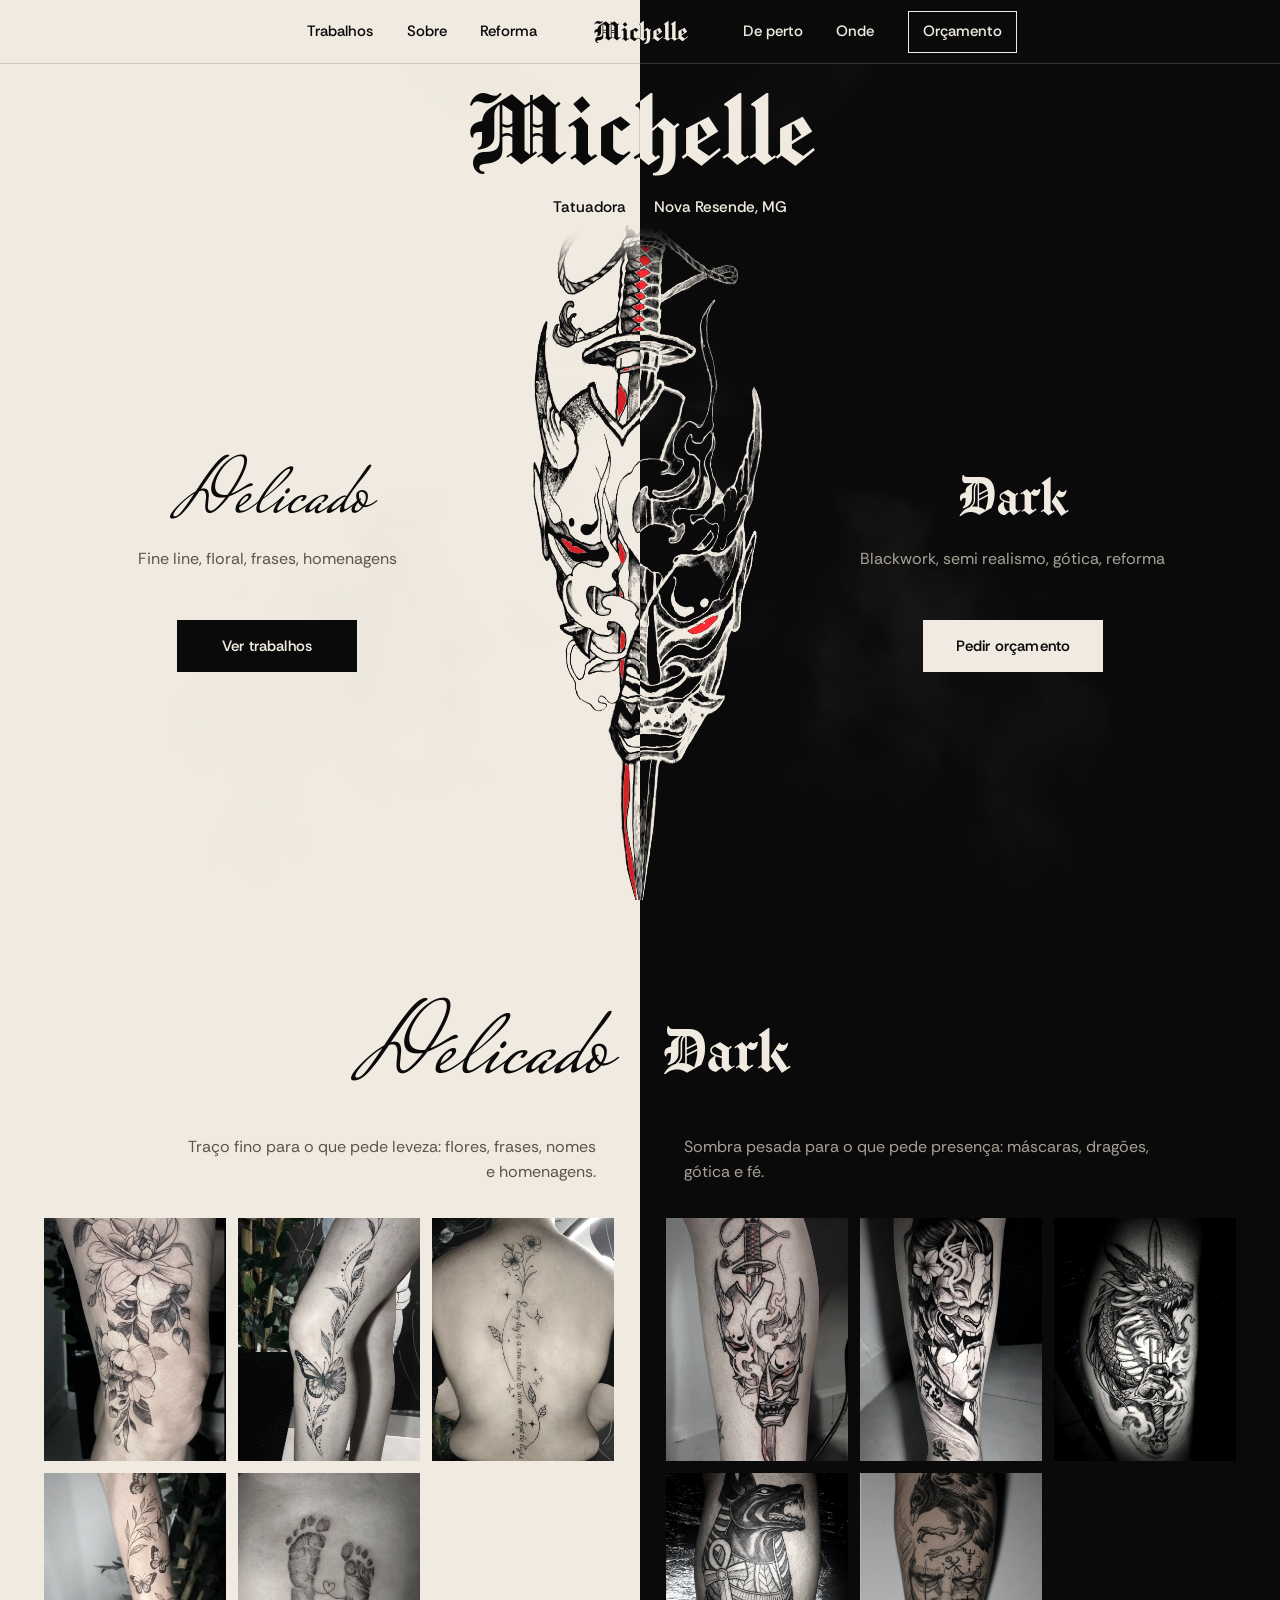
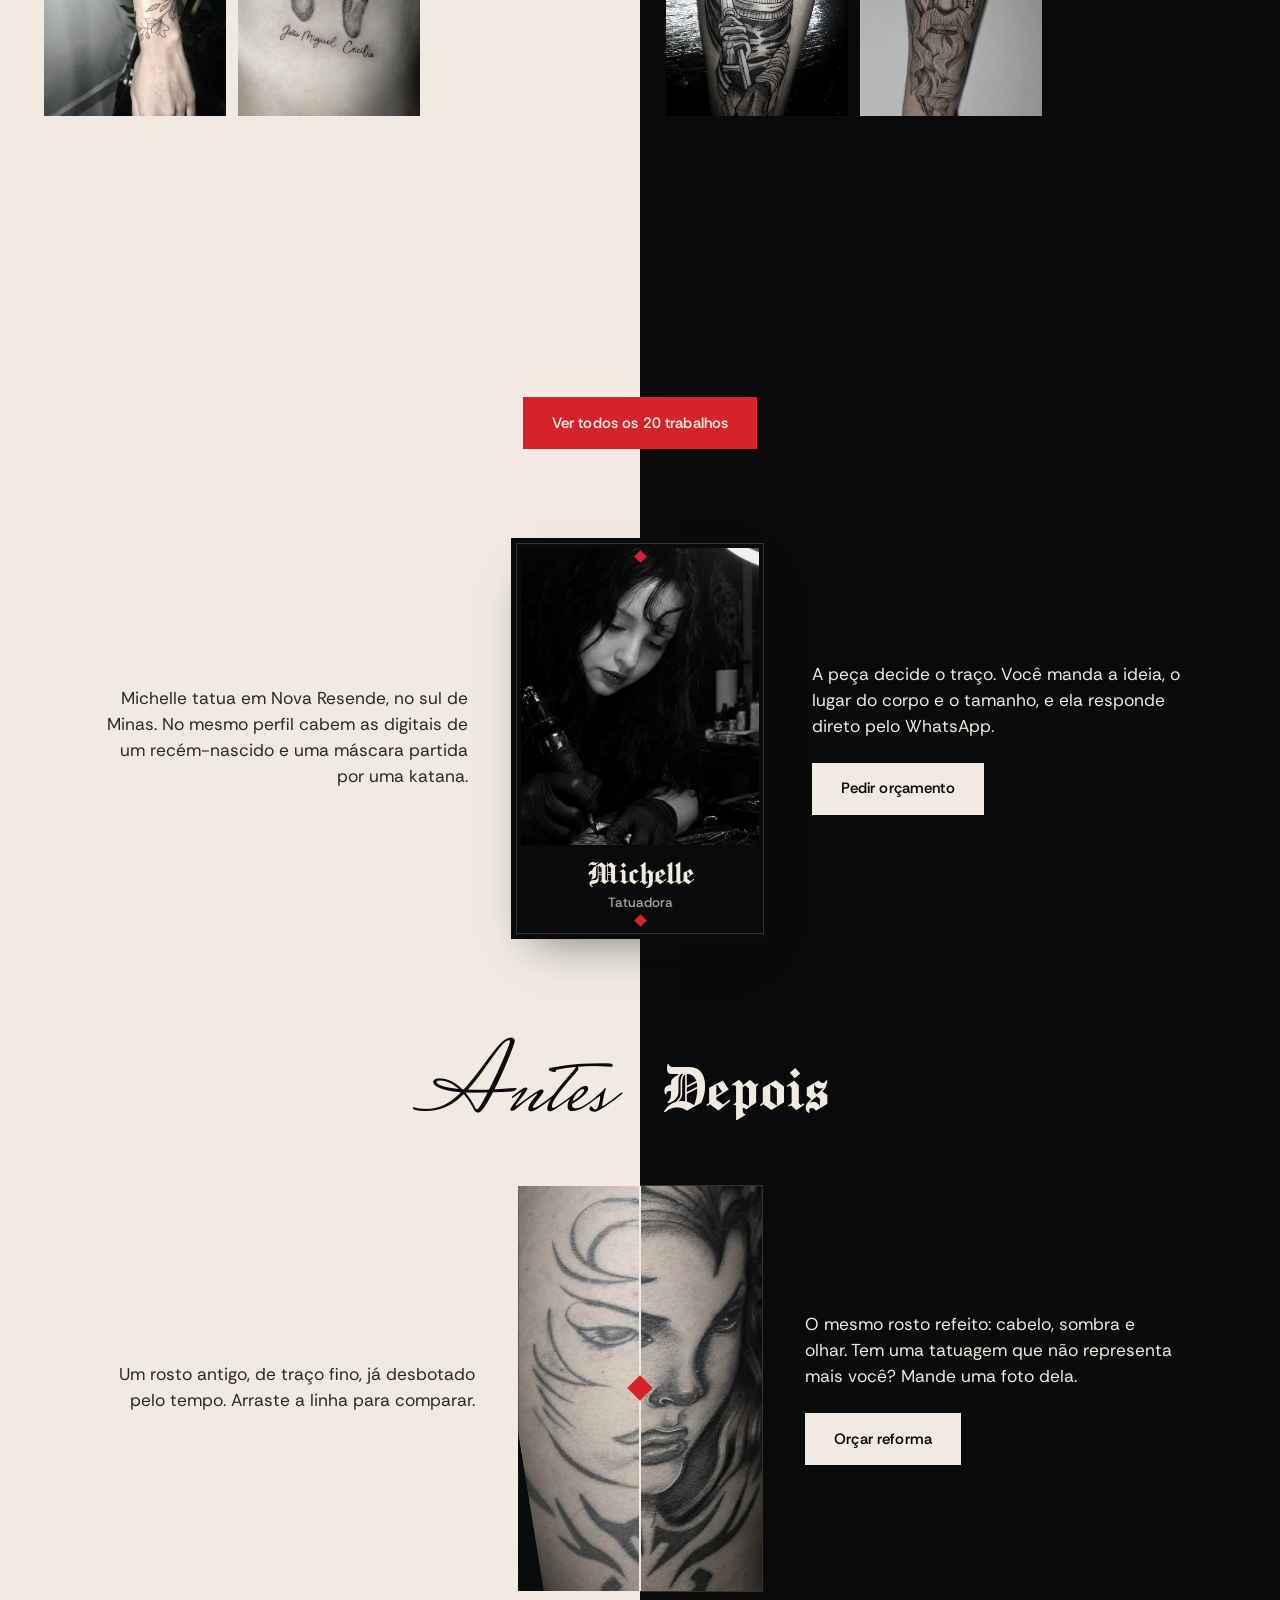
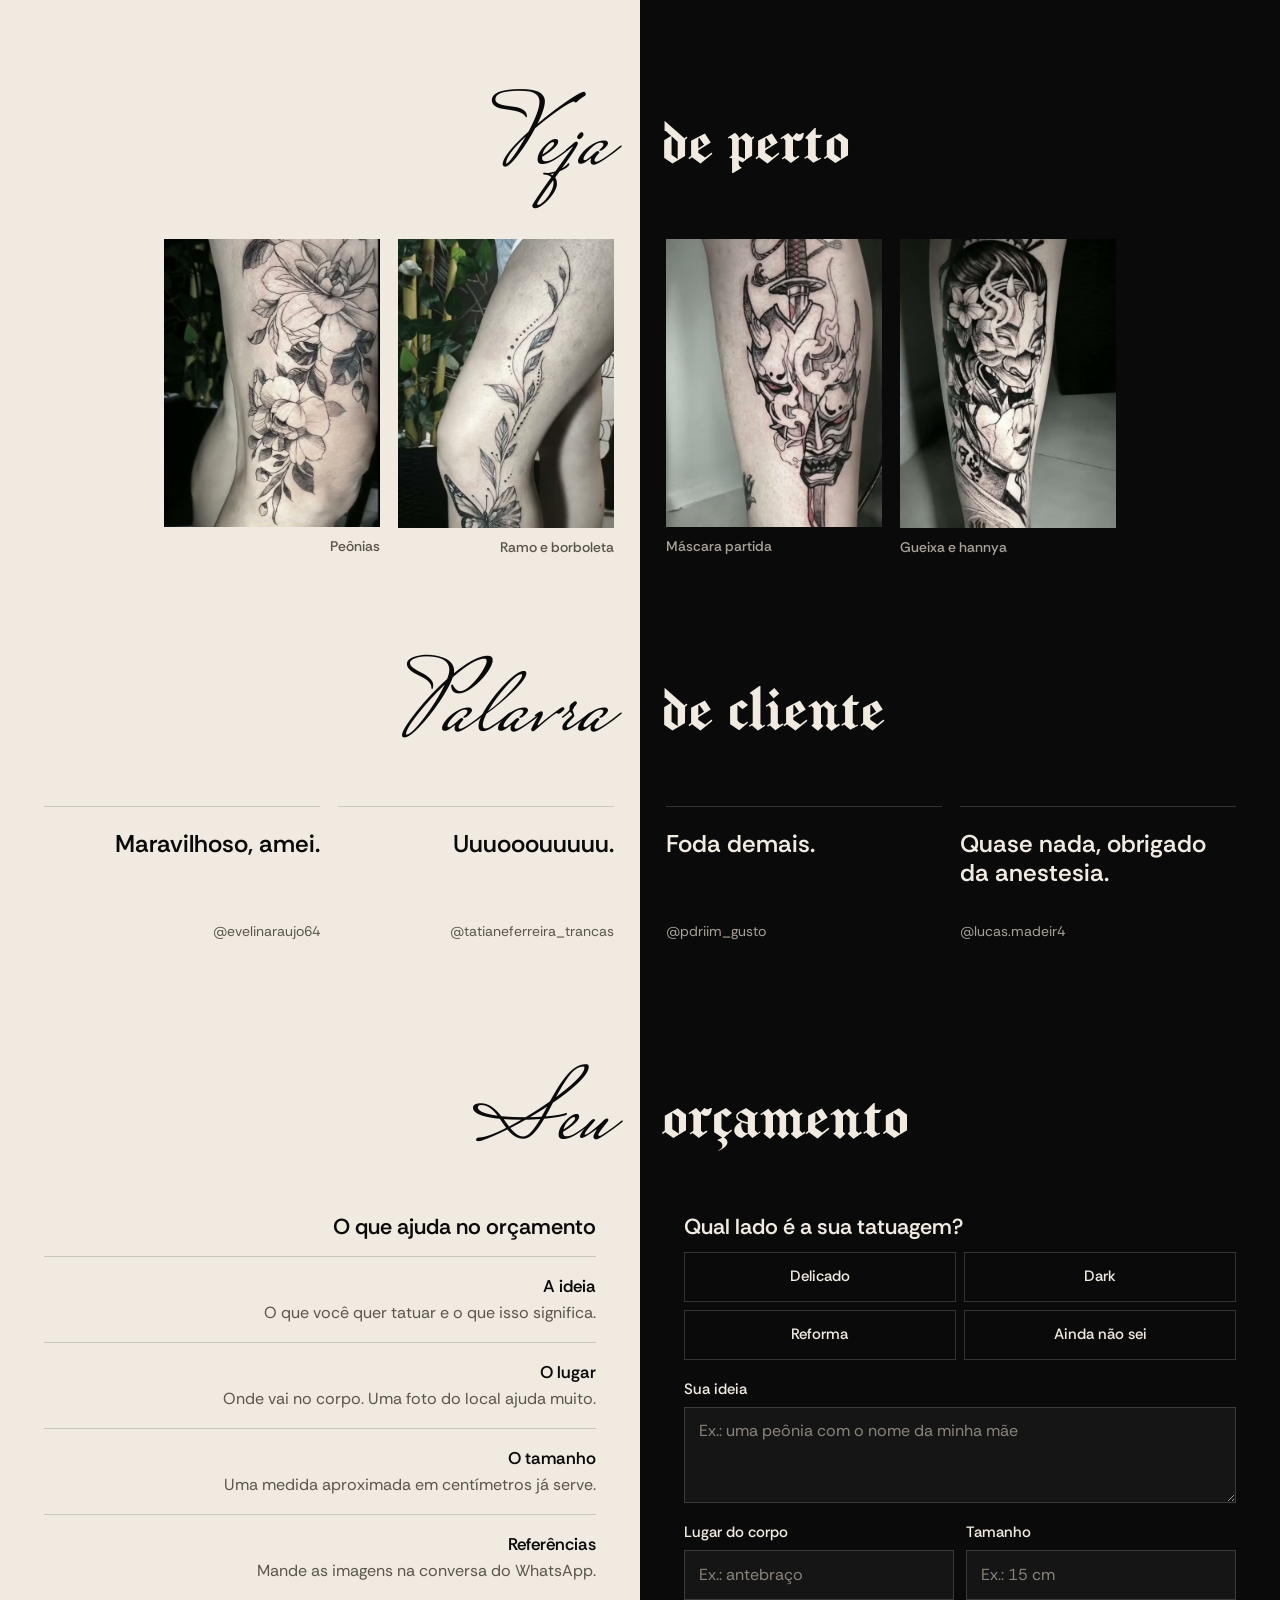
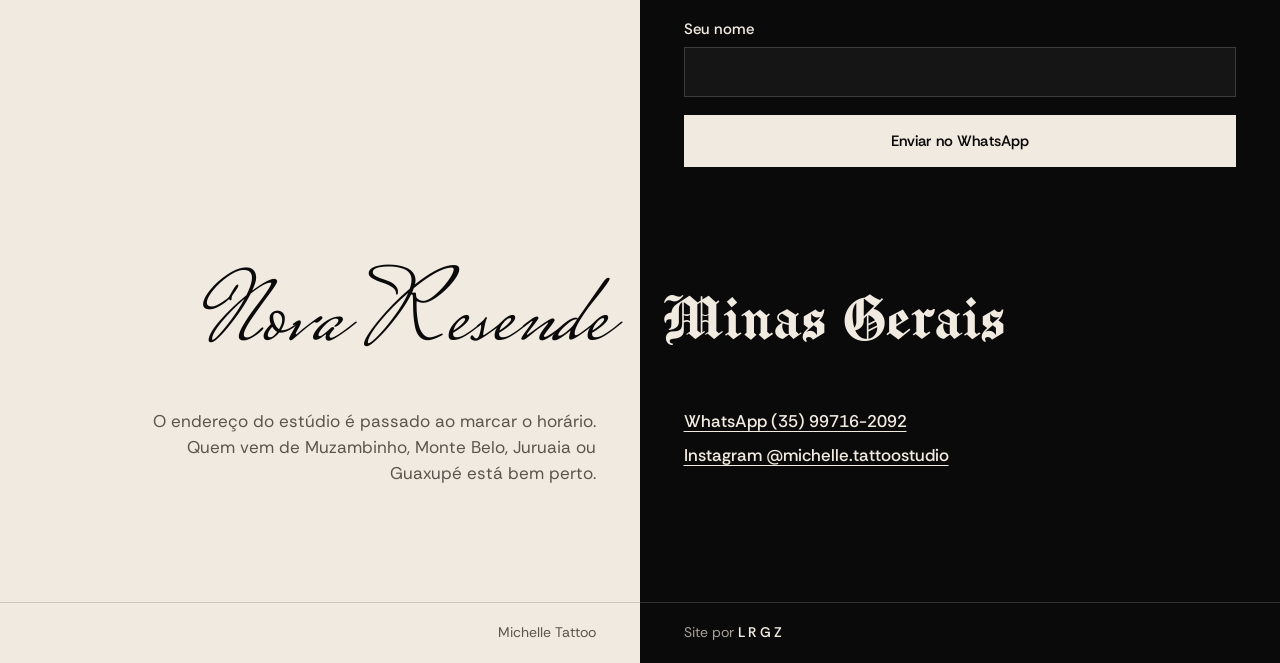
<file: index.html>
<!doctype html>
<html lang="pt-BR">
<head>
<meta charset="utf-8">
<meta name="viewport" content="width=device-width, initial-scale=1, viewport-fit=cover">
<title>Michelle Tattoo | Tatuadora em Nova Resende, MG</title>
<meta name="description" content="Michelle é tatuadora em Nova Resende, MG. Do fine line ao dark: floral, frases, blackwork, semi realismo e reforma. Orçamento pelo WhatsApp.">
<meta name="robots" content="noindex">
<meta name="theme-color" content="#0b0a0b">
<link rel="canonical" href="https://azeugral.github.io/michelle-tattoo/">
<meta property="og:type" content="website">
<meta property="og:locale" content="pt_BR">
<meta property="og:title" content="Michelle Tattoo">
<meta property="og:description" content="Tatuadora em Nova Resende, MG. Do delicado ao dark.">
<meta property="og:url" content="https://azeugral.github.io/michelle-tattoo/">
<meta property="og:image" content="https://azeugral.github.io/michelle-tattoo/assets/img/og.jpg?v=2">
<meta property="og:image:width" content="1200">
<meta property="og:image:height" content="630">
<meta name="twitter:card" content="summary_large_image">
<link rel="icon" href="assets/img/favicon.png" type="image/png">
<link rel="preload" href="assets/fonts/script.woff2" as="font" type="font/woff2" crossorigin>
<link rel="preload" href="assets/fonts/gotica.woff2" as="font" type="font/woff2" crossorigin>
<link rel="preload" href="assets/fonts/corpo.woff2" as="font" type="font/woff2" crossorigin>
<link rel="preload" href="assets/img/hero/tom.webp" as="image">
<link rel="stylesheet" href="assets/css/site.css?v=5">
<script type="application/ld+json">{"@context":"https://schema.org","@type":"TattooParlor","name":"Michelle Tattoo","telephone":"+55 35 99716-2092","address":{"@type":"PostalAddress","addressLocality":"Nova Resende","addressRegion":"MG","addressCountry":"BR"},"sameAs":["https://www.instagram.com/michelle.tattoostudio/"]}</script>
</head>
<body>
<a class="saltar" href="#trabalhos">Ir para os trabalhos</a>

<header class="topo" id="topo-bar">
  <nav class="nav-l" aria-label="Principal, esquerda">
    <a href="#trabalhos">Trabalhos</a>
    <a href="#sobre">Sobre</a>
    <a href="#reforma">Reforma</a>
  </nav>
  <a class="marca" href="#inicio" aria-label="Michelle Tattoo, início"><span>Michelle</span></a>
  <nav class="nav-d" aria-label="Principal, direita">
    <a href="#perto">De perto</a>
    <a href="#onde">Onde</a>
    <a class="nav-bt" href="#orcamento">Orçamento</a>
  </nav>
  <button class="bt-menu" id="btMenu" type="button" aria-expanded="false" aria-controls="menu">Menu</button>
  <a class="bt-orc" href="#orcamento">Orçamento</a>
</header>

<div class="menu" id="menu" hidden>
  <nav class="menu-l" aria-label="Menu, delicado">
    <a href="#trabalhos">Trabalhos</a>
    <a href="#sobre">Sobre</a>
    <a href="#reforma">Reforma</a>
  </nav>
  <nav class="menu-d" aria-label="Menu, dark">
    <a href="#perto">De perto</a>
    <a href="#orcamento">Orçamento</a>
    <a href="#onde">Onde</a>
  </nav>
</div>

<main>
<section class="hero" id="inicio" aria-label="Apresentação">
  <div class="hero-fundo" id="heroFundo" aria-hidden="true">
    <img class="hero-poster" id="heroPoster" alt="" hidden>
  </div>
  <div class="hero-titulo">
    <h1 class="hero-nome" aria-label="Michelle, tatuadora em Nova Resende, MG">Michelle</h1>
    <p class="hero-sub"><span>Tatuadora</span><span>Nova Resende, MG</span></p>
  </div>
  <div class="hero-lado he">
    <div class="hero-txt">
      <p class="lado-nome s">Delicado</p>
      <p class="estilos">Fine line, floral, frases, homenagens</p>
    </div>
    <a class="bt bt-tinta" href="#trabalhos">Ver trabalhos</a>
  </div>
  <div class="hero-lado hd">
    <div class="hero-txt">
      <p class="lado-nome g">Dark</p>
      <p class="estilos">Blackwork, semi realismo, gótica, reforma</p>
    </div>
    <a class="bt bt-osso" href="#orcamento">Pedir orçamento</a>
  </div>
</section>

<section class="sec" id="trabalhos" aria-labelledby="tTrab">
  <h2 class="tit" id="tTrab"><span class="s">Delicado</span><span class="g">Dark</span></h2>
  <p class="sub"><span>Traço fino para o que pede leveza: flores, frases, nomes e homenagens.</span><span>Sombra pesada para o que pede presença: máscaras, dragões, gótica e fé.</span></p>
  <div class="par" id="grade">
    <div class="col col-e"><button class="peca" type="button" data-id="peonia" aria-label="Abrir Peônias na coxa"><span class="peca-q" style="background-image:url([data-uri])"><img src="assets/img/p/peonia.webp" alt="Peônias na coxa" width="720" height="960" loading="lazy" draggable="false"></span></button><button class="peca" type="button" data-id="ramo" aria-label="Abrir Ramo e borboleta"><span class="peca-q" style="background-image:url([data-uri])"><img src="assets/img/p/ramo.webp" alt="Ramo e borboleta" width="720" height="960" loading="lazy" draggable="false"></span></button><button class="peca" type="button" data-id="costas" aria-label="Abrir Frase na coluna"><span class="peca-q" style="background-image:url([data-uri])"><img src="assets/img/p/costas.webp" alt="Frase na coluna" width="720" height="960" loading="lazy" draggable="false"></span></button><button class="peca" type="button" data-id="borboletas" aria-label="Abrir Antebraço com borboletas"><span class="peca-q" style="background-image:url([data-uri])"><img src="assets/img/p/borboletas.webp" alt="Antebraço com borboletas" width="720" height="960" loading="lazy" draggable="false"></span></button><button class="peca" type="button" data-id="pezinhos" aria-label="Abrir Pezinhos"><span class="peca-q" style="background-image:url([data-uri])"><img src="assets/img/p/pezinhos.webp" alt="Pezinhos" width="720" height="960" loading="lazy" draggable="false"></span></button><button class="peca" type="button" data-id="ombro" aria-label="Abrir Borboletas no ombro"><span class="peca-q" style="background-image:url([data-uri])"><img src="assets/img/p/ombro.webp" alt="Borboletas no ombro" width="720" height="960" loading="lazy" draggable="false"></span></button><button class="peca" type="button" data-id="lotus" aria-label="Abrir Lótus"><span class="peca-q" style="background-image:url([data-uri])"><img src="assets/img/p/lotus.webp" alt="Lótus" width="720" height="960" loading="lazy" draggable="false"></span></button><button class="peca" type="button" data-id="casal" aria-label="Abrir Casal em traço fino"><span class="peca-q" style="background-image:url([data-uri])"><img src="assets/img/p/casal.webp" alt="Casal em traço fino" width="720" height="960" loading="lazy" draggable="false"></span></button><button class="peca" type="button" data-id="coracao" aria-label="Abrir Coração e nomes"><span class="peca-q" style="background-image:url([data-uri])"><img src="assets/img/p/coracao.webp" alt="Coração e nomes" width="720" height="960" loading="lazy" draggable="false"></span></button><button class="peca" type="button" data-id="nomes" aria-label="Abrir Nomes no braço"><span class="peca-q" style="background-image:url([data-uri])"><img src="assets/img/p/nomes.webp" alt="Nomes no braço" width="720" height="960" loading="lazy" draggable="false"></span></button></div>
    <div class="col col-d"><button class="peca" type="button" data-id="hannya" aria-label="Abrir Máscara partida"><span class="peca-q" style="background-image:url([data-uri])"><img src="assets/img/p/hannya.webp" alt="Máscara partida" width="720" height="960" loading="lazy" draggable="false"></span></button><button class="peca" type="button" data-id="gueixa" aria-label="Abrir Gueixa e hannya"><span class="peca-q" style="background-image:url([data-uri])"><img src="assets/img/p/gueixa.webp" alt="Gueixa e hannya" width="720" height="960" loading="lazy" draggable="false"></span></button><button class="peca" type="button" data-id="dragao" aria-label="Abrir Dragão"><span class="peca-q" style="background-image:url([data-uri])"><img src="assets/img/p/dragao.webp" alt="Dragão" width="720" height="960" loading="lazy" draggable="false"></span></button><button class="peca" type="button" data-id="anubis" aria-label="Abrir Anúbis"><span class="peca-q" style="background-image:url([data-uri])"><img src="assets/img/p/anubis.webp" alt="Anúbis" width="720" height="960" loading="lazy" draggable="false"></span></button><button class="peca" type="button" data-id="corvo" aria-label="Abrir Rosto e corvo"><span class="peca-q" style="background-image:url([data-uri])"><img src="assets/img/p/corvo.webp" alt="Rosto e corvo" width="720" height="960" loading="lazy" draggable="false"></span></button><button class="peca" type="button" data-id="caveira" aria-label="Abrir Caveira"><span class="peca-q" style="background-image:url([data-uri])"><img src="assets/img/p/caveira.webp" alt="Caveira" width="720" height="960" loading="lazy" draggable="false"></span></button><button class="peca" type="button" data-id="jesus" aria-label="Abrir Jesus semi realista"><span class="peca-q" style="background-image:url([data-uri])"><img src="assets/img/p/jesus.webp" alt="Jesus semi realista" width="720" height="960" loading="lazy" draggable="false"></span></button><button class="peca" type="button" data-id="gotica" aria-label="Abrir Nomes em gótica"><span class="peca-q" style="background-image:url([data-uri])"><img src="assets/img/p/gotica.webp" alt="Nomes em gótica" width="720" height="960" loading="lazy" draggable="false"></span></button><button class="peca" type="button" data-id="salmo" aria-label="Abrir Salmo 23"><span class="peca-q" style="background-image:url([data-uri])"><img src="assets/img/p/salmo.webp" alt="Salmo 23" width="720" height="960" loading="lazy" draggable="false"></span></button><button class="peca" type="button" data-id="dedos" aria-label="Abrir Dark nos dedos"><span class="peca-q" style="background-image:url([data-uri])"><img src="assets/img/p/dedos.webp" alt="Dark nos dedos" width="720" height="960" loading="lazy" draggable="false"></span></button></div>
  </div>
  <div class="ver-mais"><button class="bt bt-rub" id="verMais" type="button" aria-expanded="false">Ver todos os 20 trabalhos</button></div>
</section>

<section class="sec" id="sobre" aria-label="Quem é a Michelle">
  <div class="sobre">
    <div class="sobre-txt sobre-e">
      <p>Michelle tatua em Nova Resende, no sul de Minas. No mesmo perfil cabem as digitais de um recém-nascido e uma máscara partida por uma katana.</p>
    </div>
    <figure class="carta">
      <div class="carta-q">
        <img src="assets/img/michelle.webp" alt="Michelle tatuando, de luvas pretas, em foto preto e branco" width="640" height="800" loading="lazy">
      </div>
      <figcaption><h2 class="g">Michelle</h2><span>Tatuadora</span></figcaption>
    </figure>
    <div class="sobre-txt sobre-d">
      <p>A peça decide o traço. Você manda a ideia, o lugar do corpo e o tamanho, e ela responde direto pelo WhatsApp.</p>
      <a class="bt bt-osso bt-sobre" href="#orcamento">Pedir orçamento</a>
    </div>
  </div>
</section>

<section class="sec" id="reforma" aria-labelledby="tRef">
  <h2 class="tit" id="tRef"><span class="s">Antes</span><span class="g">Depois</span></h2>
  <div class="sobre ref">
    <div class="sobre-txt sobre-e">
      <p>Um rosto antigo, de traço fino, já desbotado pelo tempo. Arraste a linha para comparar.</p>
    </div>
    <div class="comp" id="comp" style="--p:50%">
      <img class="comp-d" src="assets/img/depois.webp" alt="Depois da reforma: rosto feminino em sombra pesada com cabelo volumoso" width="900" height="1500" loading="lazy" draggable="false">
      <div class="comp-a"><img src="assets/img/antes.webp" alt="Antes da reforma: rosto feminino em traço fino e desbotado" width="900" height="1500" loading="lazy" draggable="false"></div>
      <div class="comp-linha" aria-hidden="true"><i></i></div>
      <input id="compR" type="range" min="0" max="100" value="50" aria-label="Arraste para comparar antes e depois da reforma">
    </div>
    <div class="sobre-txt sobre-d">
      <p>O mesmo rosto refeito: cabelo, sombra e olhar. Tem uma tatuagem que não representa mais você? Mande uma foto dela.</p>
      <a class="bt bt-osso bt-sobre" href="#orcamento" data-lado="Reforma">Orçar reforma</a>
    </div>
  </div>
</section>

<section class="sec" id="perto" aria-labelledby="tPerto">
  <h2 class="tit" id="tPerto"><span class="s">Veja</span><span class="g">de perto</span></h2>
  <div class="par reels">
    <div class="col col-e">
      <figure class="reel"><video data-src="assets/video/peonia.mp4" poster="assets/img/peonia-p.jpg" muted loop playsinline preload="none" aria-label="Vídeo das peônias na coxa"></video><figcaption>Peônias</figcaption></figure>
      <figure class="reel"><video data-src="assets/video/ramo.mp4" poster="assets/img/ramo-p.jpg" muted loop playsinline preload="none" aria-label="Vídeo do ramo com borboleta na perna"></video><figcaption>Ramo e borboleta</figcaption></figure>
    </div>
    <div class="col col-d">
      <figure class="reel"><video data-src="assets/video/hannya.mp4" poster="assets/img/hannya-p.jpg" muted loop playsinline preload="none" aria-label="Vídeo da máscara partida na panturrilha"></video><figcaption>Máscara partida</figcaption></figure>
      <figure class="reel"><video data-src="assets/video/gueixa.mp4" poster="assets/img/gueixa-p.jpg" muted loop playsinline preload="none" aria-label="Vídeo da gueixa com hannya na perna"></video><figcaption>Gueixa e hannya</figcaption></figure>
    </div>
  </div>
</section>

<section class="sec" id="falas" aria-labelledby="tFalas">
  <h2 class="tit" id="tFalas"><span class="s">Palavra</span><span class="g">de cliente</span></h2>
  <div class="par falas">
    <div class="col col-e">
      <blockquote><p>Maravilhoso, amei.</p><cite>@evelinaraujo64</cite></blockquote>
      <blockquote><p>Uuuooouuuuu.</p><cite>@tatianeferreira_trancas</cite></blockquote>
    </div>
    <div class="col col-d">
      <blockquote><p>Foda demais.</p><cite>@pdriim_gusto</cite></blockquote>
      <blockquote><p>Quase nada, obrigado da anestesia.</p><cite>@lucas.madeir4</cite></blockquote>
    </div>
  </div>
</section>

<section class="sec" id="orcamento" aria-labelledby="tOrc">
  <h2 class="tit" id="tOrc"><span class="s">Seu</span><span class="g">orçamento</span></h2>
  <div class="par orc">
    <div class="orc-txt">
      <h3>O que ajuda no orçamento</h3>
      <ul class="dicas">
        <li><b>A ideia</b><span>O que você quer tatuar e o que isso significa.</span></li>
        <li><b>O lugar</b><span>Onde vai no corpo. Uma foto do local ajuda muito.</span></li>
        <li><b>O tamanho</b><span>Uma medida aproximada em centímetros já serve.</span></li>
        <li><b>Referências</b><span>Mande as imagens na conversa do WhatsApp.</span></li>
      </ul>
    </div>
    <form class="form" id="form" novalidate>
      <fieldset>
        <legend>Qual lado é a sua tatuagem?</legend>
        <div class="escolha" id="fLado" role="group">
          <button type="button" aria-pressed="false">Delicado</button>
          <button type="button" aria-pressed="false">Dark</button>
          <button type="button" aria-pressed="false">Reforma</button>
          <button type="button" aria-pressed="false">Ainda não sei</button>
        </div>
      </fieldset>
      <label>Sua ideia<textarea id="fIdeia" rows="3" placeholder="Ex.: uma peônia com o nome da minha mãe"></textarea></label>
      <div class="linha2">
        <label>Lugar do corpo<input id="fLugar" type="text" placeholder="Ex.: antebraço" autocomplete="off"></label>
        <label>Tamanho<input id="fTam" type="text" placeholder="Ex.: 15 cm" autocomplete="off"></label>
      </div>
      <label>Seu nome<input id="fNome" type="text" autocomplete="given-name" required></label>
      <p class="erro" id="fErro" role="alert" hidden>Falta só o seu nome.</p>
      <button class="bt bt-osso bt-largo" type="submit">Enviar no WhatsApp</button>
    </form>
  </div>
</section>

<section class="sec" id="onde" aria-labelledby="tOnde">
  <h2 class="tit" id="tOnde"><span class="s">Nova Resende</span><span class="g">Minas Gerais</span></h2>
  <div class="par onde">
    <div><p>O endereço do estúdio é passado ao marcar o horário. Quem vem de Muzambinho, Monte Belo, Juruaia ou Guaxupé está bem perto.</p></div>
    <div class="contatos">
      <a href="https://wa.me/5535997162092">WhatsApp (35) 99716-2092</a>
      <a href="https://www.instagram.com/michelle.tattoostudio/" target="_blank" rel="noopener">Instagram @michelle.tattoostudio</a>
    </div>
  </div>
</section>
</main>

<footer class="rodape">
  <p class="r-e">Michelle Tattoo</p>
  <p class="r-d">Site por <a href="https://lrgz.com.br">L R G Z</a></p>
</footer>

<div class="lb" id="lb" role="dialog" aria-modal="true" aria-label="Foto do trabalho" hidden>
  <button class="lb-x" id="lbX" type="button" aria-label="Fechar">Fechar</button>
  <button class="lb-seta lb-ant" id="lbAnt" type="button" aria-label="Anterior"><span aria-hidden="true">&#8592;</span></button>
  <div class="lb-palco" id="lbPalco"></div>
  <button class="lb-seta lb-prox" id="lbProx" type="button" aria-label="Próximo"><span aria-hidden="true">&#8594;</span></button>
  <div class="lb-pe">
    <p id="lbLeg"></p>
    <div class="lb-vistas" id="lbVistas"></div>
    <button class="bt bt-osso" id="lbQuero" type="button">Quero uma assim</button>
  </div>
</div>

<script>window.PECAS=[{"id": "peonia", "leg": "Peônias na coxa", "lado": "e", "fotos": ["assets/img/o/10_0.webp"], "video": "assets/video/peonia.mp4"}, {"id": "ramo", "leg": "Ramo e borboleta", "lado": "e", "fotos": ["assets/img/o/05_0.webp", "assets/img/o/05_1.webp"], "video": "assets/video/ramo.mp4"}, {"id": "costas", "leg": "Frase na coluna", "lado": "e", "fotos": ["assets/img/o/03_0.webp", "assets/img/o/03_1.webp"]}, {"id": "borboletas", "leg": "Antebraço com borboletas", "lado": "e", "fotos": ["assets/img/o/07_0.webp"]}, {"id": "pezinhos", "leg": "Pezinhos", "lado": "e", "fotos": ["assets/img/o/11_0.webp"]}, {"id": "ombro", "leg": "Borboletas no ombro", "lado": "e", "fotos": ["assets/img/o/15_0.webp"]}, {"id": "lotus", "leg": "Lótus", "lado": "e", "fotos": ["assets/img/o/22_0.webp"]}, {"id": "casal", "leg": "Casal em traço fino", "lado": "e", "fotos": ["assets/img/o/01_0.webp"]}, {"id": "coracao", "leg": "Coração e nomes", "lado": "e", "fotos": ["assets/img/o/12_0.webp"]}, {"id": "nomes", "leg": "Nomes no braço", "lado": "e", "fotos": ["assets/img/o/18_0.webp"]}, {"id": "hannya", "leg": "Máscara partida", "lado": "d", "fotos": ["assets/img/o/06_0.webp", "assets/img/o/06_1.webp"], "video": "assets/video/hannya.mp4"}, {"id": "gueixa", "leg": "Gueixa e hannya", "lado": "d", "fotos": ["assets/img/o/08_0.webp", "assets/img/o/08_1.webp"], "video": "assets/video/gueixa.mp4"}, {"id": "dragao", "leg": "Dragão", "lado": "d", "fotos": ["assets/img/o/19_0.webp"]}, {"id": "anubis", "leg": "Anúbis", "lado": "d", "fotos": ["assets/img/o/17_0.webp"]}, {"id": "corvo", "leg": "Rosto e corvo", "lado": "d", "fotos": ["assets/img/o/13_0.webp"]}, {"id": "caveira", "leg": "Caveira", "lado": "d", "fotos": ["assets/img/o/04_0.webp"]}, {"id": "jesus", "leg": "Jesus semi realista", "lado": "d", "fotos": ["assets/img/o/21_0.webp"]}, {"id": "gotica", "leg": "Nomes em gótica", "lado": "d", "fotos": ["assets/img/o/14_0.webp", "assets/img/o/14_1.webp"]}, {"id": "salmo", "leg": "Salmo 23", "lado": "d", "fotos": ["assets/img/o/20_0.webp"]}, {"id": "dedos", "leg": "Dark nos dedos", "lado": "d", "fotos": ["assets/img/o/23_0.webp"]}];</script>
<script src="assets/js/tinta.js?v=5"></script>
<script src="assets/js/site.js?v=5"></script>
</body>
</html>
</file>
<file: assets/css/site.css>
@font-face{font-family:"Script";src:url(../fonts/script.woff2) format("woff2");font-display:swap}
@font-face{font-family:"Gotica";src:url(../fonts/gotica.woff2) format("woff2");font-display:swap}
@font-face{font-family:"Corpo";src:url(../fonts/corpo.woff2) format("woff2");font-weight:300 800;font-display:swap}

:root{
  --papel:#f0eae0;--preto:#0b0a0b;--rub:#d6222a;
  --cinza-e:#5a544c;--cinza-d:#a8a297;
  --fio-e:rgba(11,10,11,.16);--fio-d:rgba(240,234,224,.18);
  --ease:cubic-bezier(.16,.84,.32,1);
  --barra:64px;--borda:clamp(16px,3.4vw,56px);--miolo:clamp(10px,2vw,30px);
}
*{box-sizing:border-box}
[hidden]{display:none!important}
html{scroll-behavior:smooth;scroll-padding-top:calc(var(--barra) + 8px);-webkit-text-size-adjust:100%}
body{margin:0;background:linear-gradient(90deg,var(--papel) 50%,var(--preto) 50%);color:var(--preto);font:400 17px/1.55 "Corpo",system-ui,sans-serif;-webkit-font-smoothing:antialiased;overflow-x:hidden}
img,video{display:block;max-width:100%;height:auto}
a{color:inherit}
h1,h2,h3,p,ul,figure,blockquote,fieldset{margin:0;padding:0;border:0}
ul{list-style:none}
.sr{position:absolute;width:1px;height:1px;overflow:hidden;clip-path:inset(50%);white-space:nowrap}
.s{font-family:"Script",cursive;font-weight:400}
.g{font-family:"Gotica",serif;font-weight:400}
.saltar{position:fixed;left:12px;top:-60px;z-index:60;background:var(--preto);color:var(--papel);padding:10px 14px;transition:top .3s var(--ease)}
.saltar:focus{top:12px}
:focus-visible{outline:2px solid var(--rub);outline-offset:3px}

/* barra: metade papel, metade preto, sempre no eixo */
.topo{position:fixed;inset:0 0 auto 0;z-index:40;height:var(--barra);display:grid;grid-template-columns:1fr auto 1fr;align-items:center;background:linear-gradient(90deg,var(--papel) 50%,var(--preto) 50%)}
.topo::after{content:"";position:absolute;inset:auto 0 0 0;height:1px;background:linear-gradient(90deg,var(--fio-e) 50%,var(--fio-d) 50%)}
.marca{display:flex;align-items:center;justify-content:center;height:var(--barra);padding:0 clamp(14px,2vw,28px);text-decoration:none;line-height:1}
.marca span,.hero-nome{font-family:"Gotica",serif;font-weight:400;background:linear-gradient(90deg,var(--preto) 50%,var(--papel) 50%);-webkit-background-clip:text;background-clip:text;color:transparent;-webkit-text-fill-color:transparent}
.marca span{font-size:31px;padding:.1em .14em;line-height:1.1}
.nav-l,.nav-d{display:flex;align-items:center;gap:clamp(18px,2.6vw,42px)}
.nav-l{justify-content:flex-end;padding:0 clamp(12px,2vw,30px) 0 var(--borda);color:var(--preto)}
.nav-d{justify-content:flex-start;padding:0 var(--borda) 0 clamp(12px,2vw,30px);color:var(--papel)}
.nav-l a,.nav-d a{font-size:15px;font-weight:500;text-decoration:none;position:relative;padding:8px 0;white-space:nowrap}
.nav-l a:not(.nav-bt)::after,.nav-d a:not(.nav-bt)::after{content:"";position:absolute;left:0;right:0;bottom:3px;height:1px;background:currentColor;transform:scaleX(0);transition:transform .35s var(--ease)}
.nav-l a:not(.nav-bt)::after{transform-origin:right}
.nav-d a:not(.nav-bt)::after{transform-origin:left}
.nav-l a:hover::after,.nav-d a:hover::after{transform:scaleX(1)}
.nav-d .nav-bt{border:1px solid var(--papel);padding:8px 14px;transition:background .3s var(--ease),color .3s var(--ease)}
.nav-d .nav-bt:hover{background:var(--papel);color:var(--preto)}
.bt-menu,.bt-orc{display:none}

/* botoes retos, cor que entra do eixo */
.bt{--f:var(--preto);--t:var(--papel);display:inline-flex;align-items:center;justify-content:center;min-height:52px;padding:0 28px;border:1px solid var(--f);background:var(--f);color:var(--t);font:600 15px/1.1 "Corpo",sans-serif;letter-spacing:.01em;text-decoration:none;cursor:pointer;position:relative;overflow:hidden;isolation:isolate;transition:color .35s var(--ease),transform .35s var(--ease);-webkit-tap-highlight-color:transparent}
.bt::before{content:"";position:absolute;inset:0;background:var(--rub);transform:scaleX(0);z-index:-1;transition:transform .35s var(--ease)}
.bt-tinta::before{transform-origin:right}
.bt-osso{--f:var(--papel);--t:var(--preto)}
.bt-osso::before{transform-origin:left}
.bt:hover{color:var(--papel)}
.bt:hover::before{transform:scaleX(1)}
.bt:active{transform:scale(.98)}
.bt-largo{width:100%}

/* hero */
.hero{position:relative;height:100vh;height:100svh;min-height:520px;display:grid;grid-template-columns:1fr 1fr;overflow:hidden}
.hero-fundo{position:absolute;inset:0;background:linear-gradient(90deg,var(--papel) 50%,var(--preto) 50%)}
.hero-fundo canvas,.hero-fundo video,.hero-poster{position:absolute;inset:0;width:100%;height:100%;display:block;object-fit:cover;object-position:50% 50%}
.hero-titulo{--nome:min(9.4vw,12.6vh);position:absolute;z-index:3;inset:calc(var(--barra) + 2px) 0 auto 0;text-align:center;pointer-events:none;animation:sobe .9s var(--ease) both}
@keyframes sobe{from{opacity:0;transform:translateY(10px)}to{opacity:1;transform:none}}
.hero-nome{display:inline-block;font-size:var(--nome);line-height:1.08;padding:.02em .14em .06em;white-space:nowrap;margin:0}
.hero-sub{display:grid;grid-template-columns:1fr 1fr;font-size:clamp(14px,1.2vw,18px);font-weight:500;line-height:1.25}
.hero-sub span:first-child{justify-self:end;padding-right:14px;color:var(--preto)}
.hero-sub span:last-child{justify-self:start;padding-left:14px;color:var(--papel)}
.hero-lado{position:relative;z-index:2;display:flex;flex-direction:column;align-items:center;justify-content:center;gap:clamp(14px,3vh,28px);text-align:center;padding:var(--art-topo,16vh) calc(var(--art-w,30vh)*.5 + 20px) 0 var(--borda);animation:entra .9s var(--ease) both}
.hero-lado.he{color:var(--preto);--dx:18px}
.hero-lado.hd{color:var(--papel);padding:var(--art-topo,16vh) var(--borda) 0 calc(var(--art-w,30vh)*.5 + 20px);--dx:-18px}
@keyframes entra{from{opacity:0;transform:translateX(var(--dx))}to{opacity:1;transform:none}}
.hero-txt{display:grid;grid-template-rows:min(7vw,13.5vh) auto;justify-items:center;align-items:center;gap:6px}
.lado-nome{line-height:1.1;white-space:nowrap}
.lado-nome.s{font-size:min(6.2vw,11.8vh);padding:.1em .34em 0 .4em;line-height:1.12}
.lado-nome.g{font-size:min(4.6vw,8.8vh);padding:0 .1em}
.estilos{font-size:clamp(15px,1.25vw,19px);line-height:1.4;max-width:21em;min-height:2.8em;text-wrap:balance}
.he .estilos{color:var(--cinza-e)}.hd .estilos{color:var(--cinza-d)}
.hero-lado>.bt{width:clamp(170px,14vw,210px);padding:0 10px}

/* secoes */
.sec{padding:clamp(60px,7vw,104px) 0 0}
.tit{display:grid;grid-template-columns:1fr 1fr;align-items:baseline;font-weight:400;line-height:1.14}
.tit .s{justify-self:end;color:var(--preto);font-size:clamp(64px,8vw,132px);padding:.1em .3em 0 .34em;line-height:1.12}
.tit .g{justify-self:start;color:var(--papel);font-size:clamp(44px,5.4vw,88px);padding:0 .1em 0 .3em}
.sub{display:grid;grid-template-columns:1fr 1fr;margin-top:clamp(10px,1.6vw,22px)}
.sub span{padding:0 var(--borda);max-width:36em;font-size:clamp(16px,1.2vw,18px);text-wrap:pretty}
.sub span:first-child{justify-self:end;text-align:right;color:var(--cinza-e)}
.sub span:last-child{color:var(--cinza-d)}
.par{display:grid;grid-template-columns:minmax(0,1fr) minmax(0,1fr);margin-top:clamp(24px,2.6vw,40px)}
.par>*,.col>*,.sub>*,.tit>*{min-width:0}
.col{display:grid;grid-template-columns:minmax(0,1fr) minmax(0,1fr);gap:clamp(10px,1.4vw,22px);align-content:start}
#grade .col{grid-template-columns:repeat(3,minmax(0,1fr));gap:clamp(8px,.9vw,14px)}
.col-e{padding:0 var(--miolo) 0 var(--borda);color:var(--preto)}
.col-d{padding:0 var(--borda) 0 var(--miolo);color:var(--papel)}

/* pecas */
.peca{display:block;width:100%;padding:0;border:0;background:none;color:inherit;font:inherit;text-align:left;cursor:zoom-in;-webkit-tap-highlight-color:transparent}
.peca[hidden]{display:none}
.peca-q{display:block;aspect-ratio:3/4;overflow:hidden;background-size:cover;background-position:center}
.peca-q img{width:100%;height:100%;object-fit:cover;transition:transform .8s var(--ease);-webkit-user-drag:none;-webkit-touch-callout:none}
.peca:hover .peca-q img{transform:scale(1.035)}
.revela{clip-path:inset(0 0 0 0);transition:clip-path 1.1s var(--ease)}
.js .col-e .revela.fora{clip-path:inset(0 0 0 100%)}
.js .col-d .revela.fora{clip-path:inset(0 100% 0 0)}
.ver-mais{display:flex;justify-content:center;margin-top:clamp(18px,2vw,28px)}
.bt-rub{--f:var(--rub);--t:var(--papel)}
.bt-rub::before{background:var(--preto);transform-origin:center}

/* antes e depois */
.comp{position:relative;width:clamp(210px,19vw,270px);aspect-ratio:3/5;overflow:hidden;background:var(--preto);touch-action:pan-y;user-select:none;outline:1px solid var(--fio-d)}
.comp img{width:100%;height:100%;object-fit:cover;-webkit-user-drag:none}
.comp-d{position:absolute;inset:0}
.comp-a{position:absolute;inset:0;clip-path:inset(0 calc(100% - var(--p)) 0 0)}
.comp-linha{position:absolute;top:0;bottom:0;left:var(--p);width:2px;margin-left:-1px;background:var(--papel);pointer-events:none}
.comp-linha i{position:absolute;left:50%;top:50%;width:18px;height:18px;margin:-9px 0 0 -9px;background:var(--rub);transform:rotate(45deg)}
.comp input{position:absolute;inset:0;width:100%;height:100%;margin:0;opacity:0;cursor:ew-resize}
.comp:has(input:focus-visible){outline:2px solid var(--rub);outline-offset:3px}
.ref{margin-top:clamp(24px,2.6vw,40px)}

/* videos */
.reels .col{width:100%;max-width:520px}
.reels .col-e{justify-self:end}
.reel video{width:100%;aspect-ratio:3/4;object-fit:cover;background:#1a191a}
.reel figcaption{padding-top:9px;font-size:14px;font-weight:500}
.reels .col-e .reel{text-align:right}
.reels .col-e figcaption{color:var(--cinza-e)}.reels .col-d figcaption{color:var(--cinza-d)}

/* sobre: carta no eixo, a historia de um lado e o orcamento do outro */
.sobre{display:grid;grid-template-columns:minmax(0,1fr) auto minmax(0,1fr);align-items:center}
.sobre-txt p{font-size:clamp(17px,1.35vw,20px);line-height:1.5;text-wrap:pretty}
.sobre-e{justify-self:end;max-width:27em;padding:0 clamp(24px,3.4vw,56px) 0 var(--borda);text-align:right;color:#2b2825}
.sobre-d{max-width:27em;padding:0 var(--borda) 0 clamp(24px,3.4vw,56px);color:var(--papel)}
.bt-sobre{margin-top:clamp(16px,1.8vw,24px)}
.carta{width:clamp(220px,20vw,272px);background:var(--preto);padding:9px;outline:1px solid var(--fio-d);outline-offset:-5px;box-shadow:0 0 0 1px var(--preto),0 22px 44px -22px rgba(11,10,11,.55);position:relative}
.carta::before,.carta::after{content:"";position:absolute;width:9px;height:9px;background:var(--rub);transform:rotate(45deg);z-index:1;left:50%;margin-left:-4.5px}
.carta::before{top:13px}.carta::after{bottom:13px}
.carta-q{aspect-ratio:4/5;overflow:hidden}
.carta-q img{width:100%;height:100%;object-fit:cover}
.carta figcaption{text-align:center;color:var(--papel);padding:9px 0 15px}
.carta h2{font-size:clamp(30px,2.7vw,38px);font-weight:400;line-height:1.1}
.carta span{display:block;font-size:13.5px;font-weight:500;color:var(--cinza-d);margin-top:1px}

/* falas */
.falas blockquote{padding:clamp(16px,1.8vw,26px) 0;border-top:1px solid var(--fio-e);min-height:9.4em;display:flex;flex-direction:column;justify-content:space-between;gap:14px}
.col-d.col blockquote{border-color:var(--fio-d)}
.falas .col-e blockquote{text-align:right}
.falas blockquote p{font-size:clamp(20px,1.9vw,29px);line-height:1.2;font-weight:600;text-wrap:balance}
.falas cite{font-style:normal;font-size:14px;overflow-wrap:anywhere}
.falas .col-e cite{color:var(--cinza-e)}.falas .col-d cite{color:var(--cinza-d)}

/* orcamento */
.orc-txt{padding:0 var(--borda);justify-self:end;width:100%;max-width:640px}
.orc-txt h3{font-size:clamp(20px,1.7vw,26px);font-weight:600;line-height:1.2;text-align:right}
.dicas{margin-top:16px}
.dicas li{display:grid;grid-template-columns:1fr;gap:2px;padding:16px 0;border-top:1px solid var(--fio-e);text-align:right}
.dicas b{font-weight:600;font-size:17px}
.dicas span{color:var(--cinza-e);font-size:16px}
.form{padding:0 var(--borda);max-width:640px;color:var(--papel);display:grid;gap:18px}
.form legend{font-size:clamp(20px,1.7vw,26px);font-weight:600;line-height:1.2;padding:0;margin-bottom:12px}
.escolha{display:grid;grid-template-columns:1fr 1fr;gap:8px}
.escolha button{min-height:50px;padding:0 12px;background:none;border:1px solid var(--fio-d);color:var(--papel);font:500 15px/1.15 "Corpo",sans-serif;cursor:pointer;transition:background .3s var(--ease),color .3s var(--ease),border-color .3s var(--ease)}
.escolha button:hover{border-color:var(--papel)}
.escolha button[aria-pressed=true]{background:var(--papel);color:var(--preto);border-color:var(--papel)}
.form label{display:grid;gap:6px;font-size:15px;font-weight:500;color:var(--papel)}
.form input,.form textarea{width:100%;min-height:50px;padding:12px 14px;background:#161516;border:1px solid var(--fio-d);border-radius:0;color:var(--papel);font:400 16px/1.4 "Corpo",sans-serif;transition:border-color .3s var(--ease)}
.form textarea{resize:vertical;min-height:96px}
.form input:focus,.form textarea:focus{outline:0;border-color:var(--papel)}
.form ::placeholder{color:#8a857c;opacity:1}
.linha2{display:grid;grid-template-columns:1fr 1fr;gap:12px}
.erro{color:#ff7a7f;font-size:15px;font-weight:500}

/* onde e rodape */
.onde{margin-top:clamp(14px,2vw,26px);align-items:start}
.onde>div:first-child{justify-self:end;max-width:560px;padding:0 var(--borda);text-align:right;color:var(--cinza-e);text-wrap:pretty}
.contatos{padding:0 var(--borda);display:grid;justify-items:start;gap:8px;color:var(--papel)}
.contatos a{font-weight:500;text-underline-offset:4px;text-decoration-thickness:1px;overflow-wrap:anywhere}
.rodape{display:grid;grid-template-columns:1fr 1fr;margin-top:clamp(70px,9vw,130px);padding:20px 0 calc(20px + env(safe-area-inset-bottom));font-size:14px;position:relative}
.rodape::before{content:"";position:absolute;inset:0 0 auto 0;height:1px;background:linear-gradient(90deg,var(--fio-e) 50%,var(--fio-d) 50%)}
.r-e{text-align:right;padding:0 var(--borda);color:var(--cinza-e)}
.r-d{padding:0 var(--borda);color:var(--cinza-d)}
.r-d a{color:var(--papel);text-decoration:none;font-weight:600;white-space:nowrap}

/* menu do celular */
.menu{position:fixed;inset:0;z-index:35;display:grid;grid-template-columns:1fr 1fr;background:linear-gradient(90deg,var(--papel) 50%,var(--preto) 50%);padding-top:var(--barra)}
.menu nav{display:flex;flex-direction:column;justify-content:center;gap:26px;padding:0 18px;font-size:21px;font-weight:600}
.menu a{text-decoration:none}
.menu-l{align-items:flex-end;color:var(--preto)}
.menu-d{align-items:flex-start;color:var(--papel)}

/* galeria */
.lb{position:fixed;inset:0;z-index:50;background:#070607;color:var(--papel);display:grid;grid-template-rows:1fr auto;grid-template-columns:72px 1fr 72px;overscroll-behavior:contain}
.lb-palco{grid-column:2;grid-row:1;display:flex;align-items:center;justify-content:center;min-height:0;min-width:0;padding:56px 0 10px;touch-action:pan-y}
.lb-palco img,.lb-palco video{max-width:100%;max-height:100%;width:auto;height:auto;object-fit:contain}
.lb-x{position:absolute;top:10px;right:14px;height:44px;padding:0 12px;background:none;border:0;color:var(--papel);font:600 15px "Corpo",sans-serif;cursor:pointer;z-index:2}
.lb-seta{grid-row:1;align-self:center;justify-self:center;width:52px;height:52px;background:none;border:1px solid var(--fio-d);color:var(--papel);font-size:20px;cursor:pointer;transition:background .3s var(--ease),color .3s var(--ease)}
.lb-seta:hover{background:var(--papel);color:var(--preto)}
.lb-ant{grid-column:1}.lb-prox{grid-column:3}
.lb-pe{grid-column:1/-1;grid-row:2;display:grid;grid-template-columns:1fr auto 1fr;align-items:center;gap:14px;padding:12px 20px calc(14px + env(safe-area-inset-bottom))}
.lb-pe p{font-weight:500}
.lb-pe .bt{justify-self:end;min-height:46px}
.lb-vistas{display:flex;gap:6px}
.lb-vistas button{width:42px;height:42px;padding:0;background:none;border:1px solid var(--fio-d);color:var(--papel);font:600 14px "Corpo",sans-serif;cursor:pointer}
.lb-vistas button[aria-pressed=true]{background:var(--papel);color:var(--preto)}

@media (min-width:1500px){
  .sub span,.falas blockquote p{max-width:none}
}

/* tablet e celular em pe: fundo em 2 metades continua, textos empilham */
@media (max-width:900px){
  :root{--barra:58px}
  body{font-size:16px}
  .topo{grid-template-columns:1fr auto 1fr}
  .nav-l,.nav-d{display:none}
  .marca{grid-column:2;grid-row:1;padding:0 8px}
  .marca span{font-size:26px}
  .bt-menu,.bt-orc{display:flex;align-items:center;height:44px;background:none;border:0;padding:0 16px;font:600 15px "Corpo",sans-serif;text-decoration:none;cursor:pointer;grid-row:1}
  .bt-menu{grid-column:1;justify-self:start;color:var(--preto)}
  .bt-orc{grid-column:3;justify-self:end;color:var(--papel)}
  .sub span{padding:0 16px}
  .tit .s{font-size:clamp(44px,12.6vw,96px);padding-right:.26em;padding-left:.3em}
  .tit .g{font-size:clamp(28px,8.4vw,64px);padding-left:.26em;padding-right:.1em}
  /* secoes que viram blocos cheios */
  .orc,.onde{grid-template-columns:minmax(0,1fr)}
  .orc,.onde{margin-top:0}
  #orcamento,#onde{background:var(--preto)}
  .orc-txt,.onde>div:first-child{background:var(--papel);max-width:none;width:100%;padding:26px 16px 30px;text-align:center}
  .sobre{grid-template-columns:minmax(0,1fr) minmax(0,1fr);row-gap:18px}
  .carta{grid-column:1/-1;grid-row:1;justify-self:center;width:min(230px,60vw)}
  .comp{grid-column:1/-1;grid-row:1;justify-self:center;width:min(216px,56vw)}
  .sobre-e{grid-row:2;padding:0 14px 0 16px;max-width:none}
  .sobre-d{grid-row:2;padding:0 16px 0 14px;max-width:none}
  .sobre-txt p{font-size:15px;line-height:1.42}
  .bt-sobre{grid-column:1/-1;width:100%;padding:0 10px;min-height:48px;font-size:14px}
  .dicas{display:grid;grid-template-columns:1fr 1fr;gap:0 14px}
  .orc-txt h3,.dicas li{text-align:left}
  .dicas li{align-content:start}
  .dicas span{font-size:15px;line-height:1.35}
  .form{max-width:none;padding:26px 16px 0}
  .contatos{padding:22px 16px 0;justify-items:center;text-align:center}
  .rodape{margin-top:0;background:linear-gradient(90deg,var(--papel) 50%,var(--preto) 50%)}
  #onde{padding-bottom:56px}
  #onde .tit{background:linear-gradient(90deg,var(--papel) 50%,var(--preto) 50%)}
  #orcamento .tit{background:linear-gradient(90deg,var(--papel) 50%,var(--preto) 50%)}
  #orcamento{padding-bottom:56px}
  #orcamento::before,#onde::before{content:"";display:block;height:clamp(72px,10vw,150px);margin-top:calc(-1*clamp(72px,10vw,150px));background:linear-gradient(90deg,var(--papel) 50%,var(--preto) 50%)}
  #onde .tit .s{font-size:clamp(36px,11vw,84px);white-space:nowrap;padding-right:.2em;padding-left:.32em}
  #onde .tit .g{font-size:clamp(21px,6.6vw,50px);white-space:nowrap;padding-left:.3em}
  .lb{grid-template-columns:1fr;grid-template-rows:1fr auto auto}
  .lb-palco{grid-column:1;padding:54px 0 8px}
  .lb-seta{display:none}
  .lb-pe{grid-template-columns:1fr auto;grid-row:3}
  .lb-pe .bt{grid-column:1/-1;width:100%;justify-self:stretch}
}

/* layout em pe do hero: nome inteiro em cima, mascara no meio, botoes embaixo */
.vert .hero-titulo{--nome:min(25.4vw,calc((var(--art-topo) - var(--barra) - 30px)/1.1))}
.vert .hero-sub{font-size:clamp(12.5px,3.5vw,16px)}
.vert .hero-sub span:first-child{padding-right:12px}.vert .hero-sub span:last-child{padding-left:12px}
.vert .hero-lado,.vert .hero-lado.he,.vert .hero-lado.hd{display:grid;grid-template-columns:minmax(0,1fr);grid-template-rows:var(--art-topo) var(--art-h) minmax(0,1fr) auto;align-items:center;gap:0;padding:0 0 clamp(12px,2.2vh,24px);text-align:center}
.vert .hero-txt{grid-row:3;display:block;width:100%;padding:0 8px}
.vert .lado-nome.s{font-size:clamp(30px,9.4vw,50px);padding:.1em .12em 0 .2em;line-height:1.14}
.vert .lado-nome.g{font-size:clamp(23px,7vw,38px);padding:.1em 0;line-height:1.14}
.vert .estilos{font-size:clamp(12.5px,3.5vw,17px);line-height:1.3;min-height:2.6em;margin:2px auto 0;max-width:15em}
.vert .hero-lado>.bt{grid-row:4;justify-self:center;width:calc(100% - 24px);max-width:300px;padding:0 6px;min-height:50px;white-space:nowrap}

@media (max-height:600px){
  .vert .hero-lado,.vert .hero-lado.he,.vert .hero-lado.hd{padding-bottom:10px}
  .vert .lado-nome.s{font-size:25px;line-height:1.1}
  .vert .lado-nome.g{font-size:20px;line-height:1.1;padding:.06em 0}
  .vert .estilos{font-size:12px;line-height:1.22;margin-top:0}
  .vert .hero-lado>.bt{min-height:42px}
}

/* celular: portfolio segue em dois lados, com 4 linhas e botao */
@media (max-width:640px){
  .sec{padding-top:64px}
  .col,#grade .col{grid-template-columns:minmax(0,1fr);gap:10px}
  .col-e{padding:0 5px 0 10px}.col-d{padding:0 10px 0 5px}
  .sub{margin-top:8px}
  .sub span{font-size:14.5px;line-height:1.38;padding:0 12px}
  #reforma .sub span:first-child,#trabalhos .sub span:first-child{text-align:right}
  .falas blockquote{min-height:8.6em}
  .falas blockquote p{font-size:19px}
  .falas cite{font-size:12.5px}
  .reels .col{grid-template-columns:1fr;gap:10px}
  .linha2{grid-template-columns:1fr 1fr}
}

@media (max-width:360px){
  .marca span{font-size:23px}
  .bt-menu,.bt-orc{padding:0 10px;font-size:14px}
  #onde .tit .s{font-size:33px;padding-left:.1em;padding-right:.16em}
}

/* celular deitado: hero curto em duas colunas */
@media (max-height:520px) and (orientation:landscape){
  :root{--barra:50px}
  .hero{min-height:360px}
  .hero-sub,.estilos{font-size:13px}
  .estilos{min-height:2.7em}
  .hero-lado{gap:6px}
  .hero-titulo{--nome:min(9vw,21vh)}
  .hero-txt{grid-template-rows:min(6vw,15vh) auto;gap:0}
  .lado-nome.s{font-size:min(5vw,12vh)}
  .lado-nome.g{font-size:min(3.8vw,9vh)}
  .bt{min-height:42px;padding:0 16px}
}

@media (prefers-reduced-motion:reduce){
  html{scroll-behavior:auto}
  *,*::before,*::after{animation:none!important;transition:none!important}
  .js .col-e .revela.fora,.js .col-d .revela.fora{clip-path:none}
}
</file>
